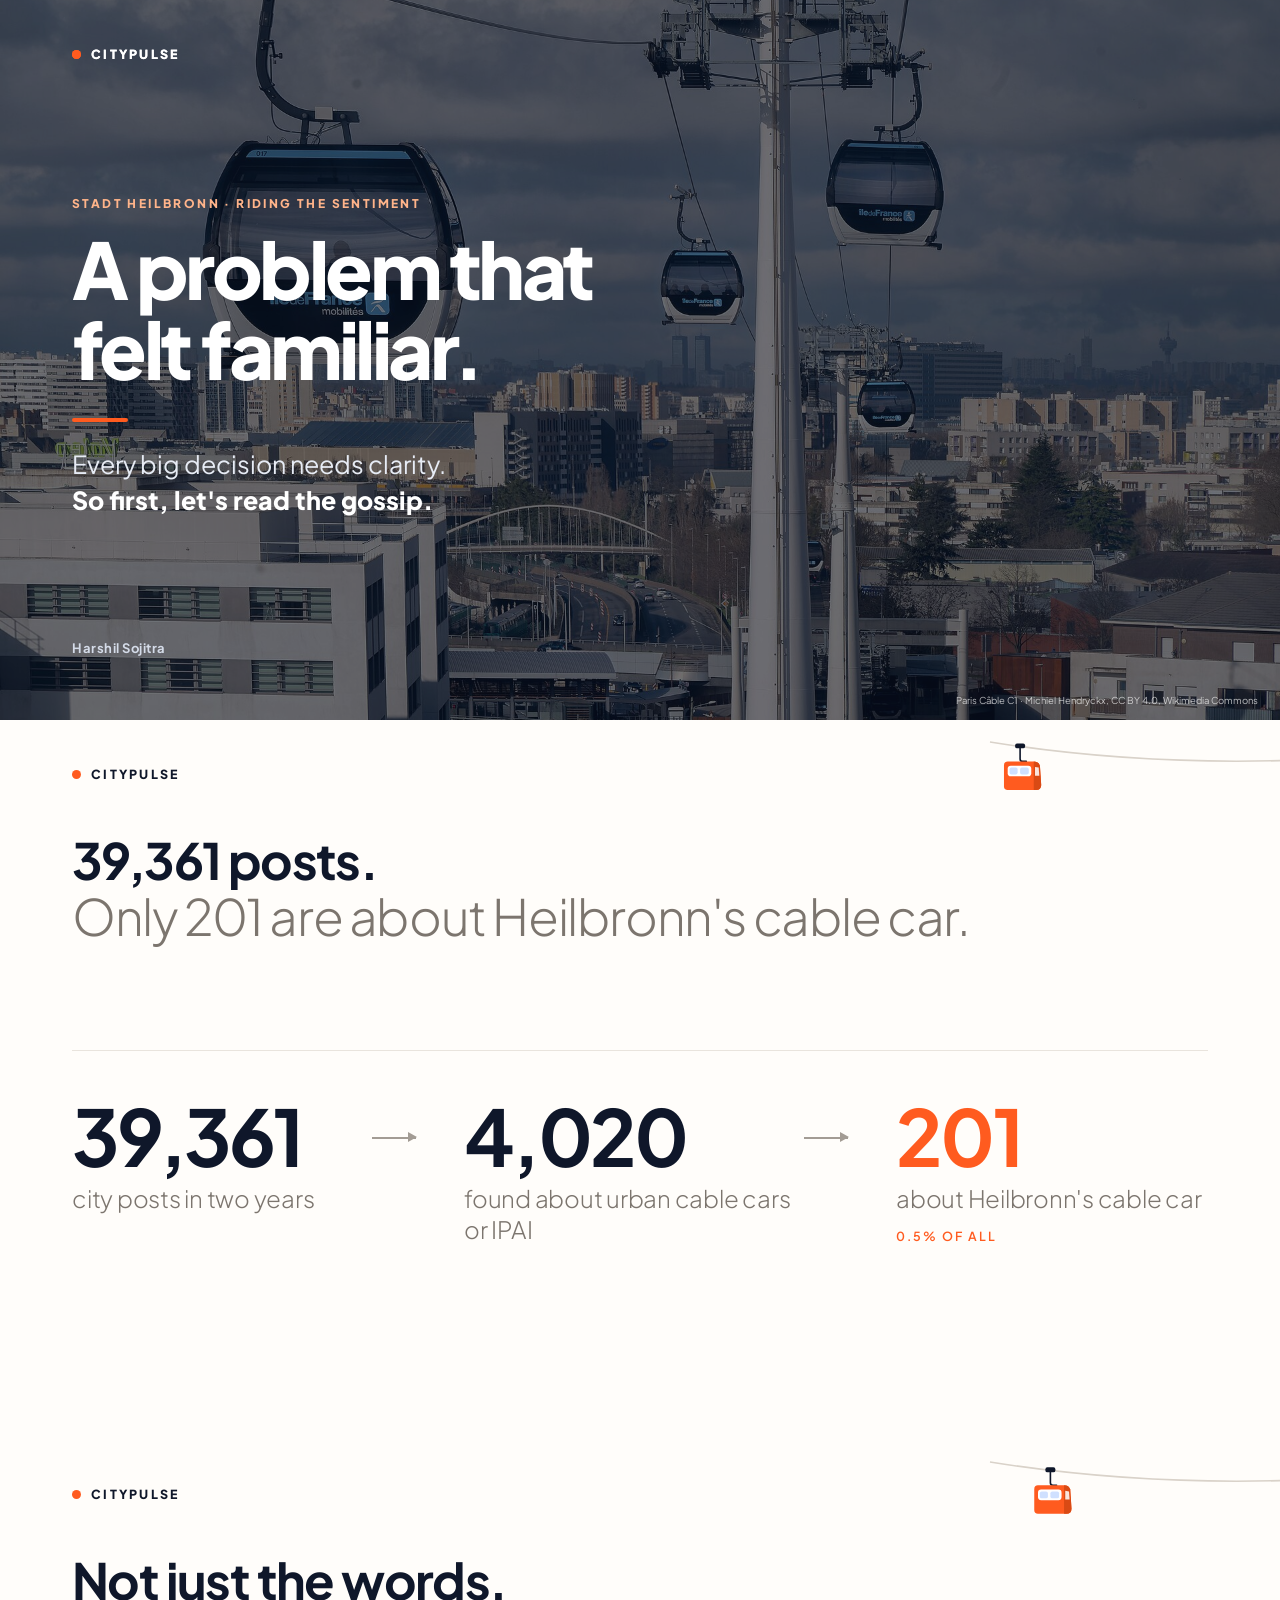
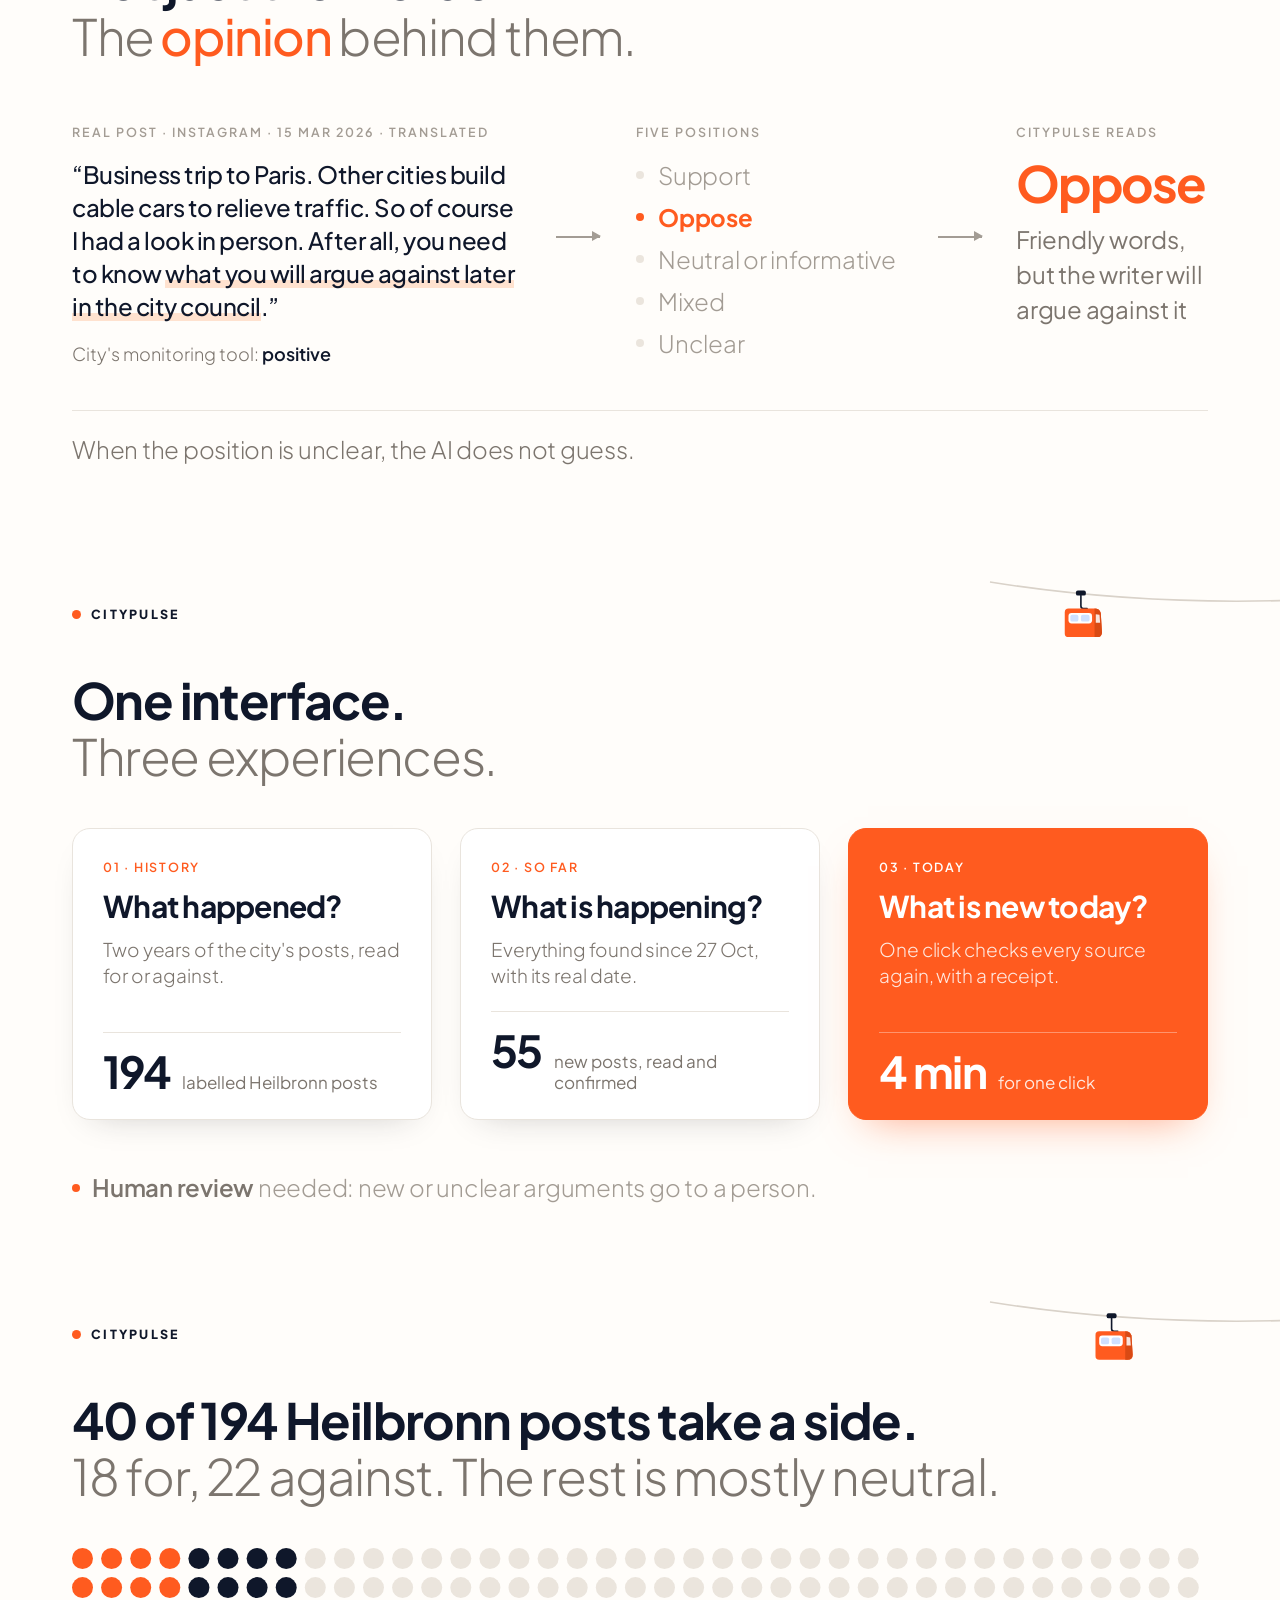
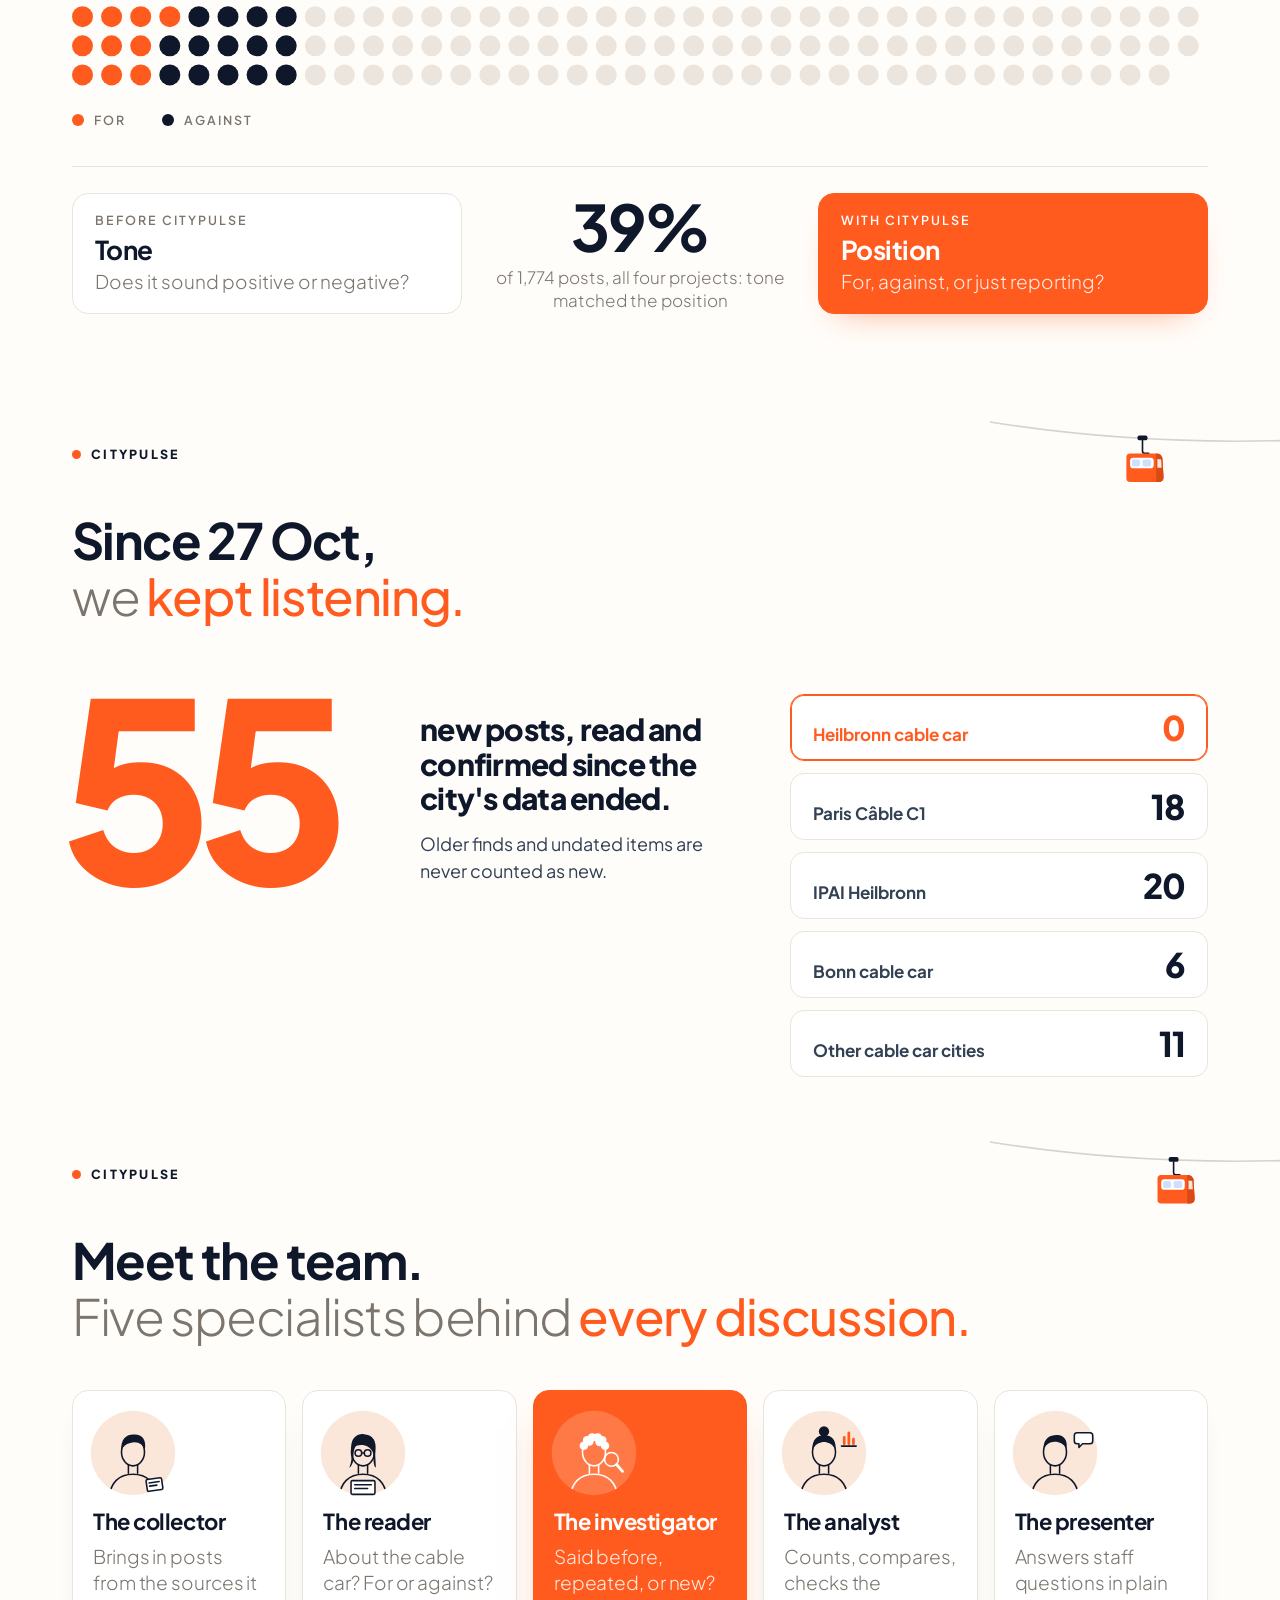
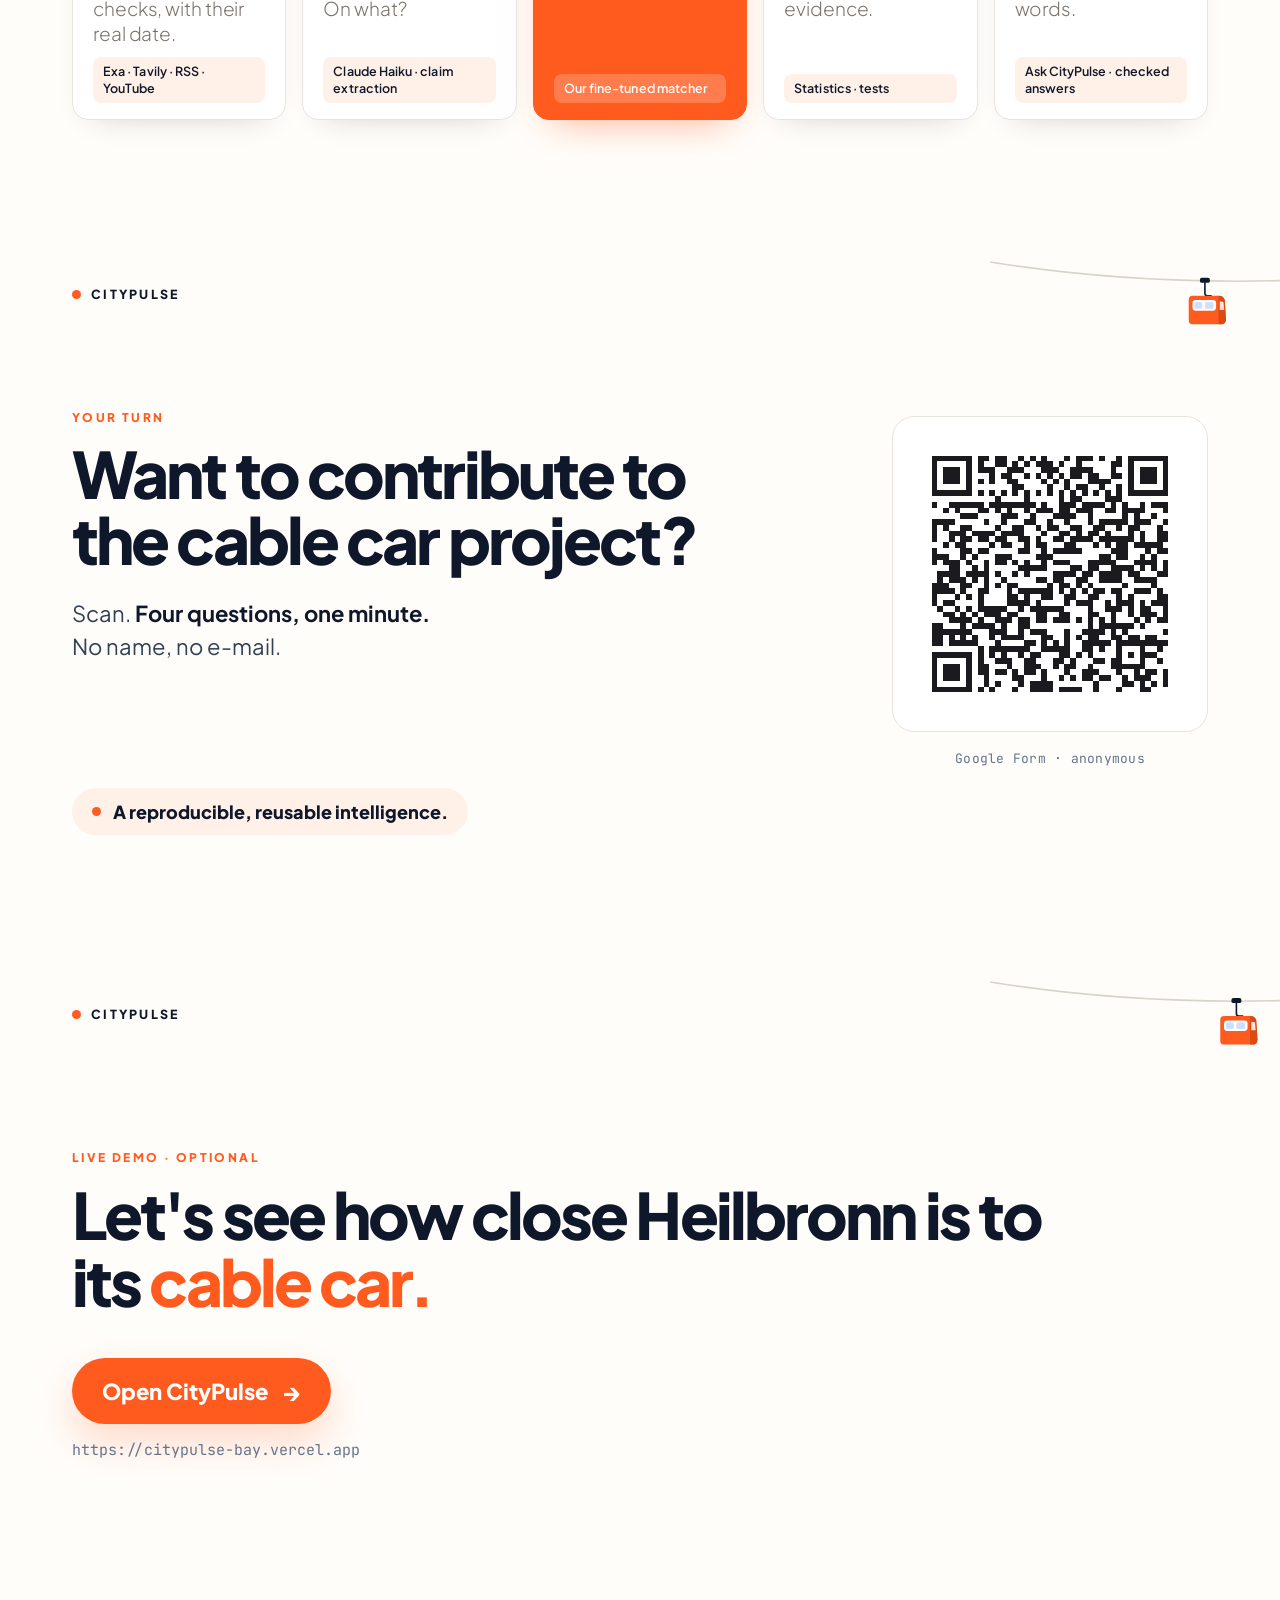
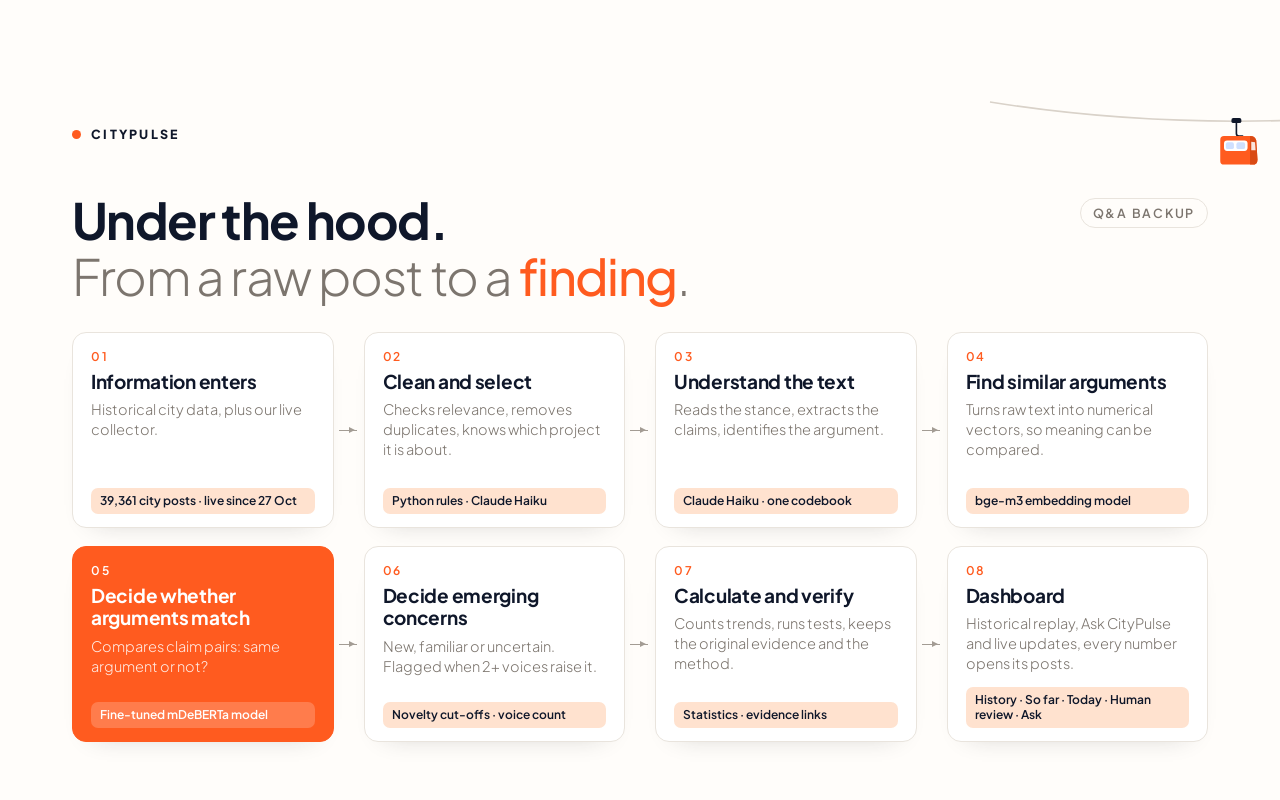
<file: deck/deck.html>
<!doctype html><html lang="en"><head><meta charset="utf-8"><title>CityPulse pitch deck</title>
<link href="https://fonts.googleapis.com/css2?family=Plus+Jakarta+Sans:wght@300;400;500;600;700;800&family=JetBrains+Mono:wght@400;500&display=block" rel="stylesheet">
<link rel="stylesheet" href="deck.css"></head><body><section class="slide s1">
<div class="mark"><i></i>CITYPULSE</div>
<div class="photo" style="background-image:url('assets/paris_c1_cabins.jpg')"></div><div class="shade"></div><div class="mark"><i></i>CITYPULSE</div>
<div class="hero">
  <div class="kick">STADT HEILBRONN · RIDING THE SENTIMENT</div>
  <h1>A problem that<br>felt familiar.</h1>
  <div class="rule"></div>
  <p>Every big decision needs clarity.<br><b>So first, let's read the gossip.</b></p>
</div>
<div class="names">Harshil Sojitra</div>
<div class="credit">Paris Câble C1 · Michiel Hendryckx, CC BY 4.0, Wikimedia Commons</div>
</section>
<section class="slide ">
<svg class="corner" width="1280" height="720" viewBox="0 0 1280 720">
  <path d="M990,22 Q1140,46 1300,40" stroke="#d9d2c9" stroke-width="1.6" fill="none"/>
  <g transform="translate(1020.1,26.5) scale(.62)">
  <rect x="-8" y="-5" width="16" height="8" rx="3" fill="#0f172a"/>
  <path d="M0,3 L0,20 Q0,24 4,24 L10,24" stroke="#0f172a" stroke-width="2.6" fill="none" stroke-linecap="round"/>
  <path d="M-26,30 Q-26,24 -20,24 L22,24 Q30,24 32,31 L34,62 Q34,70 26,70 L-20,70 Q-26,70 -26,64 Z" fill="#ff5b1f"/>
  <path d="M22,24 Q30,24 32,31 L34,62 Q34,70 26,70 L22,70 Z" fill="#d94a14"/>
  <rect x="-20" y="31" width="38" height="17" rx="5" fill="#fff"/>
  <rect x="-17" y="34" width="13" height="11" rx="3" fill="#cfe0ff"/>
  <rect x="0" y="34" width="14" height="11" rx="3" fill="#cfe0ff"/>
  <path d="M24,33 L30,34 L31,47 L24,47 Z" fill="#fff" opacity=".85"/>
</g>
</svg><div class="mark"><i></i>CITYPULSE</div>
<h2>39,361 posts.<br><span class="lt">Only 201 are about Heilbronn's cable car.</span></h2>
<div class="fun2">
  <div><b>39,361</b><p>city posts in two years</p></div><div class="arr"></div>
  <div><b>4,020</b><p>found about urban cable cars or IPAI</p></div><div class="arr"></div>
  <div class="me"><b>201</b><p>about Heilbronn's cable car</p><span class="lab">0.5% of all</span></div>
</div>
</section>
<section class="slide ">
<svg class="corner" width="1280" height="720" viewBox="0 0 1280 720">
  <path d="M990,22 Q1140,46 1300,40" stroke="#d9d2c9" stroke-width="1.6" fill="none"/>
  <g transform="translate(1050.4,30.4) scale(.62)">
  <rect x="-8" y="-5" width="16" height="8" rx="3" fill="#0f172a"/>
  <path d="M0,3 L0,20 Q0,24 4,24 L10,24" stroke="#0f172a" stroke-width="2.6" fill="none" stroke-linecap="round"/>
  <path d="M-26,30 Q-26,24 -20,24 L22,24 Q30,24 32,31 L34,62 Q34,70 26,70 L-20,70 Q-26,70 -26,64 Z" fill="#ff5b1f"/>
  <path d="M22,24 Q30,24 32,31 L34,62 Q34,70 26,70 L22,70 Z" fill="#d94a14"/>
  <rect x="-20" y="31" width="38" height="17" rx="5" fill="#fff"/>
  <rect x="-17" y="34" width="13" height="11" rx="3" fill="#cfe0ff"/>
  <rect x="0" y="34" width="14" height="11" rx="3" fill="#cfe0ff"/>
  <path d="M24,33 L30,34 L31,47 L24,47 Z" fill="#fff" opacity=".85"/>
</g>
</svg><div class="mark"><i></i>CITYPULSE</div>
<h2>Not just the words.<br><span class="lt">The <em>opinion</em> behind them.</span></h2>
<div class="cmt3"><div class="lab">Real post · Instagram · 15 Mar 2026 · translated</div>
  <p>“Business trip to Paris. Other cities build cable cars to relieve traffic. So of course I had a look in person. After all, you need to know <u>what you will argue against later in the city council</u>.”</p>
  <div class="tool3">City's monitoring tool: <b>positive</b></div></div>
<div class="arr a3a"></div>
<div class="pos3"><div class="lab">Five positions</div><ul><li class="">Support</li><li class="on">Oppose</li><li class="">Neutral or informative</li><li class="">Mixed</li><li class="">Unclear</li></ul></div>
<div class="arr a3b"></div>
<div class="res3"><div class="lab">CityPulse reads</div><div class="v">Oppose</div><div class="ll">Friendly words, but the writer will argue against it</div></div>
<div class="doubt3">When the position is unclear, the AI does not guess.</div>
</section>
<section class="slide ">
<svg class="corner" width="1280" height="720" viewBox="0 0 1280 720">
  <path d="M990,22 Q1140,46 1300,40" stroke="#d9d2c9" stroke-width="1.6" fill="none"/>
  <g transform="translate(1080.9,33.7) scale(.62)">
  <rect x="-8" y="-5" width="16" height="8" rx="3" fill="#0f172a"/>
  <path d="M0,3 L0,20 Q0,24 4,24 L10,24" stroke="#0f172a" stroke-width="2.6" fill="none" stroke-linecap="round"/>
  <path d="M-26,30 Q-26,24 -20,24 L22,24 Q30,24 32,31 L34,62 Q34,70 26,70 L-20,70 Q-26,70 -26,64 Z" fill="#ff5b1f"/>
  <path d="M22,24 Q30,24 32,31 L34,62 Q34,70 26,70 L22,70 Z" fill="#d94a14"/>
  <rect x="-20" y="31" width="38" height="17" rx="5" fill="#fff"/>
  <rect x="-17" y="34" width="13" height="11" rx="3" fill="#cfe0ff"/>
  <rect x="0" y="34" width="14" height="11" rx="3" fill="#cfe0ff"/>
  <path d="M24,33 L30,34 L31,47 L24,47 Z" fill="#fff" opacity=".85"/>
</g>
</svg><div class="mark"><i></i>CITYPULSE</div>
<h2>One interface.<br><span class="lt">Three experiences.</span></h2>
<div class="cards4">
  <div class="c"><div class="k">01 · History</div><div class="q">What happened?</div><p>Two years of the city's posts, read for or against.</p><div class="n"><b>194</b><span>labelled Heilbronn posts</span></div></div>
  <div class="c"><div class="k">02 · So far</div><div class="q">What is happening?</div><p>Everything found since 27 Oct, with its real date.</p><div class="n"><b>55</b><span>new posts, read and confirmed</span></div></div>
  <div class="c on"><div class="k">03 · Today</div><div class="q">What is new today?</div><p>One click checks every source again, with a receipt.</p><div class="n"><b>4 min</b><span>for one click</span></div></div>
</div>
<div class="quiet4"><i></i><span><b>Human review</b> needed: new or unclear arguments go to a person.</span></div>
</section>
<section class="slide ">
<svg class="corner" width="1280" height="720" viewBox="0 0 1280 720">
  <path d="M990,22 Q1140,46 1300,40" stroke="#d9d2c9" stroke-width="1.6" fill="none"/>
  <g transform="translate(1111.6,36.4) scale(.62)">
  <rect x="-8" y="-5" width="16" height="8" rx="3" fill="#0f172a"/>
  <path d="M0,3 L0,20 Q0,24 4,24 L10,24" stroke="#0f172a" stroke-width="2.6" fill="none" stroke-linecap="round"/>
  <path d="M-26,30 Q-26,24 -20,24 L22,24 Q30,24 32,31 L34,62 Q34,70 26,70 L-20,70 Q-26,70 -26,64 Z" fill="#ff5b1f"/>
  <path d="M22,24 Q30,24 32,31 L34,62 Q34,70 26,70 L22,70 Z" fill="#d94a14"/>
  <rect x="-20" y="31" width="38" height="17" rx="5" fill="#fff"/>
  <rect x="-17" y="34" width="13" height="11" rx="3" fill="#cfe0ff"/>
  <rect x="0" y="34" width="14" height="11" rx="3" fill="#cfe0ff"/>
  <path d="M24,33 L30,34 L31,47 L24,47 Z" fill="#fff" opacity=".85"/>
</g>
</svg><div class="mark"><i></i>CITYPULSE</div>
<h2>40 of 194 Heilbronn posts take a side.<br><span class="lt">18 for, 22 against. The rest is mostly neutral.</span></h2>
<svg class="dots5" width="1136" height="138" viewBox="0 0 1136 138"><circle cx="10.5" cy="10.5" r="10.5" class="f"/><circle cx="10.5" cy="39.6" r="10.5" class="f"/><circle cx="10.5" cy="68.7" r="10.5" class="f"/><circle cx="10.5" cy="97.8" r="10.5" class="f"/><circle cx="10.5" cy="126.9" r="10.5" class="f"/><circle cx="39.6" cy="10.5" r="10.5" class="f"/><circle cx="39.6" cy="39.6" r="10.5" class="f"/><circle cx="39.6" cy="68.7" r="10.5" class="f"/><circle cx="39.6" cy="97.8" r="10.5" class="f"/><circle cx="39.6" cy="126.9" r="10.5" class="f"/><circle cx="68.7" cy="10.5" r="10.5" class="f"/><circle cx="68.7" cy="39.6" r="10.5" class="f"/><circle cx="68.7" cy="68.7" r="10.5" class="f"/><circle cx="68.7" cy="97.8" r="10.5" class="f"/><circle cx="68.7" cy="126.9" r="10.5" class="f"/><circle cx="97.8" cy="10.5" r="10.5" class="f"/><circle cx="97.8" cy="39.6" r="10.5" class="f"/><circle cx="97.8" cy="68.7" r="10.5" class="f"/><circle cx="97.8" cy="97.8" r="10.5" class="a"/><circle cx="97.8" cy="126.9" r="10.5" class="a"/><circle cx="126.9" cy="10.5" r="10.5" class="a"/><circle cx="126.9" cy="39.6" r="10.5" class="a"/><circle cx="126.9" cy="68.7" r="10.5" class="a"/><circle cx="126.9" cy="97.8" r="10.5" class="a"/><circle cx="126.9" cy="126.9" r="10.5" class="a"/><circle cx="156.0" cy="10.5" r="10.5" class="a"/><circle cx="156.0" cy="39.6" r="10.5" class="a"/><circle cx="156.0" cy="68.7" r="10.5" class="a"/><circle cx="156.0" cy="97.8" r="10.5" class="a"/><circle cx="156.0" cy="126.9" r="10.5" class="a"/><circle cx="185.1" cy="10.5" r="10.5" class="a"/><circle cx="185.1" cy="39.6" r="10.5" class="a"/><circle cx="185.1" cy="68.7" r="10.5" class="a"/><circle cx="185.1" cy="97.8" r="10.5" class="a"/><circle cx="185.1" cy="126.9" r="10.5" class="a"/><circle cx="214.2" cy="10.5" r="10.5" class="a"/><circle cx="214.2" cy="39.6" r="10.5" class="a"/><circle cx="214.2" cy="68.7" r="10.5" class="a"/><circle cx="214.2" cy="97.8" r="10.5" class="a"/><circle cx="214.2" cy="126.9" r="10.5" class="a"/><circle cx="243.3" cy="10.5" r="10.5" class=""/><circle cx="243.3" cy="39.6" r="10.5" class=""/><circle cx="243.3" cy="68.7" r="10.5" class=""/><circle cx="243.3" cy="97.8" r="10.5" class=""/><circle cx="243.3" cy="126.9" r="10.5" class=""/><circle cx="272.4" cy="10.5" r="10.5" class=""/><circle cx="272.4" cy="39.6" r="10.5" class=""/><circle cx="272.4" cy="68.7" r="10.5" class=""/><circle cx="272.4" cy="97.8" r="10.5" class=""/><circle cx="272.4" cy="126.9" r="10.5" class=""/><circle cx="301.5" cy="10.5" r="10.5" class=""/><circle cx="301.5" cy="39.6" r="10.5" class=""/><circle cx="301.5" cy="68.7" r="10.5" class=""/><circle cx="301.5" cy="97.8" r="10.5" class=""/><circle cx="301.5" cy="126.9" r="10.5" class=""/><circle cx="330.6" cy="10.5" r="10.5" class=""/><circle cx="330.6" cy="39.6" r="10.5" class=""/><circle cx="330.6" cy="68.7" r="10.5" class=""/><circle cx="330.6" cy="97.8" r="10.5" class=""/><circle cx="330.6" cy="126.9" r="10.5" class=""/><circle cx="359.7" cy="10.5" r="10.5" class=""/><circle cx="359.7" cy="39.6" r="10.5" class=""/><circle cx="359.7" cy="68.7" r="10.5" class=""/><circle cx="359.7" cy="97.8" r="10.5" class=""/><circle cx="359.7" cy="126.9" r="10.5" class=""/><circle cx="388.8" cy="10.5" r="10.5" class=""/><circle cx="388.8" cy="39.6" r="10.5" class=""/><circle cx="388.8" cy="68.7" r="10.5" class=""/><circle cx="388.8" cy="97.8" r="10.5" class=""/><circle cx="388.8" cy="126.9" r="10.5" class=""/><circle cx="417.9" cy="10.5" r="10.5" class=""/><circle cx="417.9" cy="39.6" r="10.5" class=""/><circle cx="417.9" cy="68.7" r="10.5" class=""/><circle cx="417.9" cy="97.8" r="10.5" class=""/><circle cx="417.9" cy="126.9" r="10.5" class=""/><circle cx="447.0" cy="10.5" r="10.5" class=""/><circle cx="447.0" cy="39.6" r="10.5" class=""/><circle cx="447.0" cy="68.7" r="10.5" class=""/><circle cx="447.0" cy="97.8" r="10.5" class=""/><circle cx="447.0" cy="126.9" r="10.5" class=""/><circle cx="476.1" cy="10.5" r="10.5" class=""/><circle cx="476.1" cy="39.6" r="10.5" class=""/><circle cx="476.1" cy="68.7" r="10.5" class=""/><circle cx="476.1" cy="97.8" r="10.5" class=""/><circle cx="476.1" cy="126.9" r="10.5" class=""/><circle cx="505.2" cy="10.5" r="10.5" class=""/><circle cx="505.2" cy="39.6" r="10.5" class=""/><circle cx="505.2" cy="68.7" r="10.5" class=""/><circle cx="505.2" cy="97.8" r="10.5" class=""/><circle cx="505.2" cy="126.9" r="10.5" class=""/><circle cx="534.3" cy="10.5" r="10.5" class=""/><circle cx="534.3" cy="39.6" r="10.5" class=""/><circle cx="534.3" cy="68.7" r="10.5" class=""/><circle cx="534.3" cy="97.8" r="10.5" class=""/><circle cx="534.3" cy="126.9" r="10.5" class=""/><circle cx="563.4" cy="10.5" r="10.5" class=""/><circle cx="563.4" cy="39.6" r="10.5" class=""/><circle cx="563.4" cy="68.7" r="10.5" class=""/><circle cx="563.4" cy="97.8" r="10.5" class=""/><circle cx="563.4" cy="126.9" r="10.5" class=""/><circle cx="592.5" cy="10.5" r="10.5" class=""/><circle cx="592.5" cy="39.6" r="10.5" class=""/><circle cx="592.5" cy="68.7" r="10.5" class=""/><circle cx="592.5" cy="97.8" r="10.5" class=""/><circle cx="592.5" cy="126.9" r="10.5" class=""/><circle cx="621.6" cy="10.5" r="10.5" class=""/><circle cx="621.6" cy="39.6" r="10.5" class=""/><circle cx="621.6" cy="68.7" r="10.5" class=""/><circle cx="621.6" cy="97.8" r="10.5" class=""/><circle cx="621.6" cy="126.9" r="10.5" class=""/><circle cx="650.7" cy="10.5" r="10.5" class=""/><circle cx="650.7" cy="39.6" r="10.5" class=""/><circle cx="650.7" cy="68.7" r="10.5" class=""/><circle cx="650.7" cy="97.8" r="10.5" class=""/><circle cx="650.7" cy="126.9" r="10.5" class=""/><circle cx="679.8" cy="10.5" r="10.5" class=""/><circle cx="679.8" cy="39.6" r="10.5" class=""/><circle cx="679.8" cy="68.7" r="10.5" class=""/><circle cx="679.8" cy="97.8" r="10.5" class=""/><circle cx="679.8" cy="126.9" r="10.5" class=""/><circle cx="708.9" cy="10.5" r="10.5" class=""/><circle cx="708.9" cy="39.6" r="10.5" class=""/><circle cx="708.9" cy="68.7" r="10.5" class=""/><circle cx="708.9" cy="97.8" r="10.5" class=""/><circle cx="708.9" cy="126.9" r="10.5" class=""/><circle cx="738.0" cy="10.5" r="10.5" class=""/><circle cx="738.0" cy="39.6" r="10.5" class=""/><circle cx="738.0" cy="68.7" r="10.5" class=""/><circle cx="738.0" cy="97.8" r="10.5" class=""/><circle cx="738.0" cy="126.9" r="10.5" class=""/><circle cx="767.1" cy="10.5" r="10.5" class=""/><circle cx="767.1" cy="39.6" r="10.5" class=""/><circle cx="767.1" cy="68.7" r="10.5" class=""/><circle cx="767.1" cy="97.8" r="10.5" class=""/><circle cx="767.1" cy="126.9" r="10.5" class=""/><circle cx="796.2" cy="10.5" r="10.5" class=""/><circle cx="796.2" cy="39.6" r="10.5" class=""/><circle cx="796.2" cy="68.7" r="10.5" class=""/><circle cx="796.2" cy="97.8" r="10.5" class=""/><circle cx="796.2" cy="126.9" r="10.5" class=""/><circle cx="825.3" cy="10.5" r="10.5" class=""/><circle cx="825.3" cy="39.6" r="10.5" class=""/><circle cx="825.3" cy="68.7" r="10.5" class=""/><circle cx="825.3" cy="97.8" r="10.5" class=""/><circle cx="825.3" cy="126.9" r="10.5" class=""/><circle cx="854.4" cy="10.5" r="10.5" class=""/><circle cx="854.4" cy="39.6" r="10.5" class=""/><circle cx="854.4" cy="68.7" r="10.5" class=""/><circle cx="854.4" cy="97.8" r="10.5" class=""/><circle cx="854.4" cy="126.9" r="10.5" class=""/><circle cx="883.5" cy="10.5" r="10.5" class=""/><circle cx="883.5" cy="39.6" r="10.5" class=""/><circle cx="883.5" cy="68.7" r="10.5" class=""/><circle cx="883.5" cy="97.8" r="10.5" class=""/><circle cx="883.5" cy="126.9" r="10.5" class=""/><circle cx="912.6" cy="10.5" r="10.5" class=""/><circle cx="912.6" cy="39.6" r="10.5" class=""/><circle cx="912.6" cy="68.7" r="10.5" class=""/><circle cx="912.6" cy="97.8" r="10.5" class=""/><circle cx="912.6" cy="126.9" r="10.5" class=""/><circle cx="941.7" cy="10.5" r="10.5" class=""/><circle cx="941.7" cy="39.6" r="10.5" class=""/><circle cx="941.7" cy="68.7" r="10.5" class=""/><circle cx="941.7" cy="97.8" r="10.5" class=""/><circle cx="941.7" cy="126.9" r="10.5" class=""/><circle cx="970.8" cy="10.5" r="10.5" class=""/><circle cx="970.8" cy="39.6" r="10.5" class=""/><circle cx="970.8" cy="68.7" r="10.5" class=""/><circle cx="970.8" cy="97.8" r="10.5" class=""/><circle cx="970.8" cy="126.9" r="10.5" class=""/><circle cx="999.9" cy="10.5" r="10.5" class=""/><circle cx="999.9" cy="39.6" r="10.5" class=""/><circle cx="999.9" cy="68.7" r="10.5" class=""/><circle cx="999.9" cy="97.8" r="10.5" class=""/><circle cx="999.9" cy="126.9" r="10.5" class=""/><circle cx="1029.0" cy="10.5" r="10.5" class=""/><circle cx="1029.0" cy="39.6" r="10.5" class=""/><circle cx="1029.0" cy="68.7" r="10.5" class=""/><circle cx="1029.0" cy="97.8" r="10.5" class=""/><circle cx="1029.0" cy="126.9" r="10.5" class=""/><circle cx="1058.1" cy="10.5" r="10.5" class=""/><circle cx="1058.1" cy="39.6" r="10.5" class=""/><circle cx="1058.1" cy="68.7" r="10.5" class=""/><circle cx="1058.1" cy="97.8" r="10.5" class=""/><circle cx="1058.1" cy="126.9" r="10.5" class=""/><circle cx="1087.2" cy="10.5" r="10.5" class=""/><circle cx="1087.2" cy="39.6" r="10.5" class=""/><circle cx="1087.2" cy="68.7" r="10.5" class=""/><circle cx="1087.2" cy="97.8" r="10.5" class=""/><circle cx="1087.2" cy="126.9" r="10.5" class=""/><circle cx="1116.3" cy="10.5" r="10.5" class=""/><circle cx="1116.3" cy="39.6" r="10.5" class=""/><circle cx="1116.3" cy="68.7" r="10.5" class=""/><circle cx="1116.3" cy="97.8" r="10.5" class=""/></svg>
<div class="key5"><span><i class="f"></i>For</span><span><i class="a"></i>Against</span></div>
<div class="ba5">
  <div class="side"><div class="lab">Before CityPulse</div><h3>Tone</h3><p>Does it sound positive or negative?</p></div><!-- same length as the right box -->
  <div class="mid"><b>39%</b><p>of 1,774 posts, all four projects: tone matched the position</p></div>
  <div class="side on"><div class="lab">With CityPulse</div><h3>Position</h3><p>For, against, or just reporting?</p></div>
</div>
</section>
<section class="slide ">
<svg class="corner" width="1280" height="720" viewBox="0 0 1280 720">
  <path d="M990,22 Q1140,46 1300,40" stroke="#d9d2c9" stroke-width="1.6" fill="none"/>
  <g transform="translate(1142.5,38.5) scale(.62)">
  <rect x="-8" y="-5" width="16" height="8" rx="3" fill="#0f172a"/>
  <path d="M0,3 L0,20 Q0,24 4,24 L10,24" stroke="#0f172a" stroke-width="2.6" fill="none" stroke-linecap="round"/>
  <path d="M-26,30 Q-26,24 -20,24 L22,24 Q30,24 32,31 L34,62 Q34,70 26,70 L-20,70 Q-26,70 -26,64 Z" fill="#ff5b1f"/>
  <path d="M22,24 Q30,24 32,31 L34,62 Q34,70 26,70 L22,70 Z" fill="#d94a14"/>
  <rect x="-20" y="31" width="38" height="17" rx="5" fill="#fff"/>
  <rect x="-17" y="34" width="13" height="11" rx="3" fill="#cfe0ff"/>
  <rect x="0" y="34" width="14" height="11" rx="3" fill="#cfe0ff"/>
  <path d="M24,33 L30,34 L31,47 L24,47 Z" fill="#fff" opacity=".85"/>
</g>
</svg><div class="mark"><i></i>CITYPULSE</div>
<h2>Since 27 Oct,<br><span class="lt">we <em>kept listening.</em></span></h2>
<div class="s6">
<div class="big3 two">55</div>
<div class="t6 two"><h4>new posts, read and confirmed since the city's data ended.</h4><p>Older finds and undated items are never counted as new.</p></div>
<div class="others five">
  <div class="me"><span>Heilbronn cable car</span><b>0</b></div>
  <div><span>Paris Câble C1</span><b>18</b></div>
  <div><span>IPAI Heilbronn</span><b>20</b></div>
  <div><span>Bonn cable car</span><b>6</b></div>
  <div><span>Other cable car cities</span><b>11</b></div>
</div></div>
</section>
<section class="slide ">
<svg class="corner" width="1280" height="720" viewBox="0 0 1280 720">
  <path d="M990,22 Q1140,46 1300,40" stroke="#d9d2c9" stroke-width="1.6" fill="none"/>
  <g transform="translate(1173.6,40.0) scale(.62)">
  <rect x="-8" y="-5" width="16" height="8" rx="3" fill="#0f172a"/>
  <path d="M0,3 L0,20 Q0,24 4,24 L10,24" stroke="#0f172a" stroke-width="2.6" fill="none" stroke-linecap="round"/>
  <path d="M-26,30 Q-26,24 -20,24 L22,24 Q30,24 32,31 L34,62 Q34,70 26,70 L-20,70 Q-26,70 -26,64 Z" fill="#ff5b1f"/>
  <path d="M22,24 Q30,24 32,31 L34,62 Q34,70 26,70 L22,70 Z" fill="#d94a14"/>
  <rect x="-20" y="31" width="38" height="17" rx="5" fill="#fff"/>
  <rect x="-17" y="34" width="13" height="11" rx="3" fill="#cfe0ff"/>
  <rect x="0" y="34" width="14" height="11" rx="3" fill="#cfe0ff"/>
  <path d="M24,33 L30,34 L31,47 L24,47 Z" fill="#fff" opacity=".85"/>
</g>
</svg><div class="mark"><i></i>CITYPULSE</div>
<h2>Meet the team.<br><span class="lt">Five specialists behind <em>every discussion.</em></span></h2>
<div class="team7"><div class="c"><svg class="av" width="92" height="92" viewBox="0 0 100 100"><defs><clipPath id="cp-collect"><circle cx="50" cy="50" r="46"/></clipPath></defs>
  <circle cx="50" cy="50" r="46" fill="#fbe7da"/>
  <g clip-path="url(#cp-collect)"><path d="M24,100 C25,82 35,73 50,73 C65,73 75,82 76,100" fill="none" stroke="#0f172a" stroke-width="1.7" stroke-linecap="round" stroke-linejoin="round"/><path d="M45,63 L45,72 M55,63 L55,72" fill="none" stroke="#0f172a" stroke-width="1.7" stroke-linecap="round" stroke-linejoin="round"/><ellipse cx="50" cy="49" rx="12.5" ry="15" fill="none" stroke="#0f172a" stroke-width="1.7" stroke-linecap="round" stroke-linejoin="round"/><path d="M37.5,47 C36,33 45,29 52,30 C60,30 65,36 62.8,47 C61,40 55,37 47,39 C42,40 39,43 37.5,47 Z" fill="#0f172a"/></g><g transform="translate(64,79) rotate(-8)"><rect x="0" y="0" width="17" height="13" rx="1.5" fill="#fff" fill="none" stroke="#0f172a" stroke-width="1.7" stroke-linecap="round" stroke-linejoin="round"/><path d="M3,4 h11 M3,7.5 h8" fill="none" stroke="#0f172a" stroke-width="1.7" stroke-linecap="round" stroke-linejoin="round"/></g>
</svg><h3>The collector</h3><p>Brings in posts from the sources it checks, with their real date.</p><div class="m">Exa · Tavily · RSS · YouTube</div></div><div class="c"><svg class="av" width="92" height="92" viewBox="0 0 100 100"><defs><clipPath id="cp-read"><circle cx="50" cy="50" r="46"/></clipPath></defs>
  <circle cx="50" cy="50" r="46" fill="#fbe7da"/>
  <g clip-path="url(#cp-read)"><path d="M24,100 C25,82 35,73 50,73 C65,73 75,82 76,100" fill="none" stroke="#0f172a" stroke-width="1.7" stroke-linecap="round" stroke-linejoin="round"/><path d="M45,63 L45,72 M55,63 L55,72" fill="none" stroke="#0f172a" stroke-width="1.7" stroke-linecap="round" stroke-linejoin="round"/><ellipse cx="50" cy="49" rx="12.5" ry="15" fill="none" stroke="#0f172a" stroke-width="1.7" stroke-linecap="round" stroke-linejoin="round"/><path d="M37.6,50 C35,32 45,29 51,29.5 C59,30 66,35 63.2,50 L64,66 C61,64 61.5,56 61,50 C58,42 50,40 43,42 C40,44 39.5,50 39.8,56 C39,62 37,65 35,66 C37.5,61 37.8,55 37.6,50 Z" fill="#0f172a"/></g><circle cx="45" cy="50" r="3.6" fill="none" stroke="#0f172a" stroke-width="1.7" stroke-linecap="round" stroke-linejoin="round"/><circle cx="55" cy="50" r="3.6" fill="none" stroke="#0f172a" stroke-width="1.7" stroke-linecap="round" stroke-linejoin="round"/><path d="M48.6,50 h2.8" fill="none" stroke="#0f172a" stroke-width="1.7" stroke-linecap="round" stroke-linejoin="round"/><g transform="translate(37,80)"><rect x="0" y="0" width="26" height="15" rx="1.5" fill="#fff" fill="none" stroke="#0f172a" stroke-width="1.7" stroke-linecap="round" stroke-linejoin="round"/><path d="M4,4.5 h18 M4,8.5 h14" fill="none" stroke="#0f172a" stroke-width="1.7" stroke-linecap="round" stroke-linejoin="round"/></g>
</svg><h3>The reader</h3><p>About the cable car? For or against? On what?</p><div class="m">Claude Haiku · claim extraction</div></div><div class="c on"><svg class="av" width="92" height="92" viewBox="0 0 100 100"><defs><clipPath id="cp-investigate"><circle cx="50" cy="50" r="46"/></clipPath></defs>
  <circle cx="50" cy="50" r="46" fill="rgba(255,255,255,.18)"/>
  <g clip-path="url(#cp-investigate)"><path d="M24,100 C25,82 35,73 50,73 C65,73 75,82 76,100" fill="none" stroke="#fff" stroke-width="1.7" stroke-linecap="round" stroke-linejoin="round"/><path d="M45,63 L45,72 M55,63 L55,72" fill="none" stroke="#fff" stroke-width="1.7" stroke-linecap="round" stroke-linejoin="round"/><ellipse cx="50" cy="49" rx="12.5" ry="15" fill="none" stroke="#fff" stroke-width="1.7" stroke-linecap="round" stroke-linejoin="round"/><circle cx="39" cy="42" r="4.6" fill="#fff"/><circle cx="42.5" cy="36" r="4.6" fill="#fff"/><circle cx="48" cy="33" r="4.6" fill="#fff"/><circle cx="54" cy="33" r="4.6" fill="#fff"/><circle cx="59" cy="36" r="4.6" fill="#fff"/><circle cx="62" cy="42" r="4.6" fill="#fff"/><circle cx="45" cy="37.5" r="4.6" fill="#fff"/><circle cx="56" cy="38" r="4.6" fill="#fff"/></g><circle cx="69" cy="57" r="7.5" fill="rgba(255,255,255,.0)" fill="none" stroke="#fff" stroke-width="1.7" stroke-linecap="round" stroke-linejoin="round"/><path d="M74.5,62.5 L81,70" stroke="#fff" stroke-width="3" stroke-linecap="round"/>
</svg><h3>The investigator</h3><p>Said before, repeated, or new?</p><div class="m">Our fine-tuned matcher</div></div><div class="c"><svg class="av" width="92" height="92" viewBox="0 0 100 100"><defs><clipPath id="cp-analyse"><circle cx="50" cy="50" r="46"/></clipPath></defs>
  <circle cx="50" cy="50" r="46" fill="#fbe7da"/>
  <g clip-path="url(#cp-analyse)"><path d="M24,100 C25,82 35,73 50,73 C65,73 75,82 76,100" fill="none" stroke="#0f172a" stroke-width="1.7" stroke-linecap="round" stroke-linejoin="round"/><path d="M45,63 L45,72 M55,63 L55,72" fill="none" stroke="#0f172a" stroke-width="1.7" stroke-linecap="round" stroke-linejoin="round"/><ellipse cx="50" cy="49" rx="12.5" ry="15" fill="none" stroke="#0f172a" stroke-width="1.7" stroke-linecap="round" stroke-linejoin="round"/><path d="M37.6,47 C36.5,34 45,30.5 50,30.5 C56,30.5 64,34 62.5,47 C60,40 54,38 50,38 C46,38 40,40 37.6,47 Z" fill="#0f172a"/><circle cx="50" cy="26.5" r="5.6" fill="#0f172a"/></g><path d="M72,40 v-7 M77,40 v-12 M82,40 v-5" stroke="#ff5b1f" stroke-width="3" stroke-linecap="round"/><path d="M69,42.5 h16" fill="none" stroke="#0f172a" stroke-width="1.7" stroke-linecap="round" stroke-linejoin="round"/>
</svg><h3>The analyst</h3><p>Counts, compares, checks the evidence.</p><div class="m">Statistics · tests</div></div><div class="c"><svg class="av" width="92" height="92" viewBox="0 0 100 100"><defs><clipPath id="cp-present"><circle cx="50" cy="50" r="46"/></clipPath></defs>
  <circle cx="50" cy="50" r="46" fill="#fbe7da"/>
  <g clip-path="url(#cp-present)"><path d="M24,100 C25,82 35,73 50,73 C65,73 75,82 76,100" fill="none" stroke="#0f172a" stroke-width="1.7" stroke-linecap="round" stroke-linejoin="round"/><path d="M45,63 L45,72 M55,63 L55,72" fill="none" stroke="#0f172a" stroke-width="1.7" stroke-linecap="round" stroke-linejoin="round"/><ellipse cx="50" cy="49" rx="12.5" ry="15" fill="none" stroke="#0f172a" stroke-width="1.7" stroke-linecap="round" stroke-linejoin="round"/><path d="M37.6,46 C37,33 46,30 53,30.5 C59,31 64,35 62.6,45 C59,39 52,36.5 45,38.5 C41.5,40 39,42.5 37.6,46 Z" fill="#0f172a"/></g><path d="M74,28 h14 q3,0 3,3 v6 q0,3 -3,3 h-8 l-4,4 v-4 h-2 q-3,0 -3,-3 v-6 q0,-3 3,-3 z" fill="#fff" fill="none" stroke="#0f172a" stroke-width="1.7" stroke-linecap="round" stroke-linejoin="round"/>
</svg><h3>The presenter</h3><p>Answers staff questions in plain words.</p><div class="m">Ask CityPulse · checked answers</div></div></div>
</section>
<section class="slide ">
<svg class="corner" width="1280" height="720" viewBox="0 0 1280 720">
  <path d="M990,22 Q1140,46 1300,40" stroke="#d9d2c9" stroke-width="1.6" fill="none"/>
  <g transform="translate(1204.9,40.9) scale(.62)">
  <rect x="-8" y="-5" width="16" height="8" rx="3" fill="#0f172a"/>
  <path d="M0,3 L0,20 Q0,24 4,24 L10,24" stroke="#0f172a" stroke-width="2.6" fill="none" stroke-linecap="round"/>
  <path d="M-26,30 Q-26,24 -20,24 L22,24 Q30,24 32,31 L34,62 Q34,70 26,70 L-20,70 Q-26,70 -26,64 Z" fill="#ff5b1f"/>
  <path d="M22,24 Q30,24 32,31 L34,62 Q34,70 26,70 L22,70 Z" fill="#d94a14"/>
  <rect x="-20" y="31" width="38" height="17" rx="5" fill="#fff"/>
  <rect x="-17" y="34" width="13" height="11" rx="3" fill="#cfe0ff"/>
  <rect x="0" y="34" width="14" height="11" rx="3" fill="#cfe0ff"/>
  <path d="M24,33 L30,34 L31,47 L24,47 Z" fill="#fff" opacity=".85"/>
</g>
</svg><div class="mark"><i></i>CITYPULSE</div>
<div class="ask">
  <div class="kick">YOUR TURN</div>
  <h1>Want to contribute to the cable car project?</h1>
  <div class="how">Scan. <b>Four questions, one minute.</b><br>No name, no e-mail.</div>
</div>
<div class="reuse"><i></i>A reproducible, reusable intelligence.</div>
<div class="qrimg"><img src="assets/survey_qr.png" alt="QR code to the survey"></div><div class="qrlab">Google Form · anonymous</div>
</section>
<section class="slide ">
<svg class="corner" width="1280" height="720" viewBox="0 0 1280 720">
  <path d="M990,22 Q1140,46 1300,40" stroke="#d9d2c9" stroke-width="1.6" fill="none"/>
  <g transform="translate(1236.4,41.2) scale(.62)">
  <rect x="-8" y="-5" width="16" height="8" rx="3" fill="#0f172a"/>
  <path d="M0,3 L0,20 Q0,24 4,24 L10,24" stroke="#0f172a" stroke-width="2.6" fill="none" stroke-linecap="round"/>
  <path d="M-26,30 Q-26,24 -20,24 L22,24 Q30,24 32,31 L34,62 Q34,70 26,70 L-20,70 Q-26,70 -26,64 Z" fill="#ff5b1f"/>
  <path d="M22,24 Q30,24 32,31 L34,62 Q34,70 26,70 L22,70 Z" fill="#d94a14"/>
  <rect x="-20" y="31" width="38" height="17" rx="5" fill="#fff"/>
  <rect x="-17" y="34" width="13" height="11" rx="3" fill="#cfe0ff"/>
  <rect x="0" y="34" width="14" height="11" rx="3" fill="#cfe0ff"/>
  <path d="M24,33 L30,34 L31,47 L24,47 Z" fill="#fff" opacity=".85"/>
</g>
</svg><div class="mark"><i></i>CITYPULSE</div>
<div class="demo">
  <div class="kick">LIVE DEMO · OPTIONAL</div>
  <h1>Let's see how close Heilbronn is to its <em>cable car.</em></h1>
  <a class="go" href="https://citypulse-bay.vercel.app">Open CityPulse <span>&#8594;</span></a>
  <div class="url">https://citypulse-bay.vercel.app</div>
</div>
</section>
<section class="slide backup">
<svg class="corner" width="1280" height="720" viewBox="0 0 1280 720">
  <path d="M990,22 Q1140,46 1300,40" stroke="#d9d2c9" stroke-width="1.6" fill="none"/>
  <g transform="translate(1236.4,41.2) scale(.62)">
  <rect x="-8" y="-5" width="16" height="8" rx="3" fill="#0f172a"/>
  <path d="M0,3 L0,20 Q0,24 4,24 L10,24" stroke="#0f172a" stroke-width="2.6" fill="none" stroke-linecap="round"/>
  <path d="M-26,30 Q-26,24 -20,24 L22,24 Q30,24 32,31 L34,62 Q34,70 26,70 L-20,70 Q-26,70 -26,64 Z" fill="#ff5b1f"/>
  <path d="M22,24 Q30,24 32,31 L34,62 Q34,70 26,70 L22,70 Z" fill="#d94a14"/>
  <rect x="-20" y="31" width="38" height="17" rx="5" fill="#fff"/>
  <rect x="-17" y="34" width="13" height="11" rx="3" fill="#cfe0ff"/>
  <rect x="0" y="34" width="14" height="11" rx="3" fill="#cfe0ff"/>
  <path d="M24,33 L30,34 L31,47 L24,47 Z" fill="#fff" opacity=".85"/>
</g>
</svg><div class="mark"><i></i>CITYPULSE</div>
<div class="qa10">Q&amp;A backup</div>
<h2>Under the hood.<br><span class="lt">From a raw post to a <em>finding</em>.</span></h2>
<div class="pipe10"><div class="p"><div class="k">01</div><h3>Information enters</h3><p>Historical city data, plus our live collector.</p><div class="tag">39,361 city posts · live since 27 Oct</div></div><div class="p"><div class="k">02</div><h3>Clean and select</h3><p>Checks relevance, removes duplicates, knows which project it is about.</p><div class="tag">Python rules · Claude Haiku</div></div><div class="p"><div class="k">03</div><h3>Understand the text</h3><p>Reads the stance, extracts the claims, identifies the argument.</p><div class="tag">Claude Haiku · one codebook</div></div><div class="p"><div class="k">04</div><h3>Find similar arguments</h3><p>Turns raw text into numerical vectors, so meaning can be compared.</p><div class="tag">bge-m3 embedding model</div></div><div class="p on"><div class="k">05</div><h3>Decide whether arguments match</h3><p>Compares claim pairs: same argument or not?</p><div class="tag">Fine-tuned mDeBERTa model</div></div><div class="p"><div class="k">06</div><h3>Decide emerging concerns</h3><p>New, familiar or uncertain. Flagged when 2+ voices raise it.</p><div class="tag">Novelty cut-offs · voice count</div></div><div class="p"><div class="k">07</div><h3>Calculate and verify</h3><p>Counts trends, runs tests, keeps the original evidence and the method.</p><div class="tag">Statistics · evidence links</div></div><div class="p"><div class="k">08</div><h3>Dashboard</h3><p>Historical replay, Ask CityPulse and live updates, every number opens its posts.</p><div class="tag">History · So far · Today · Human review · Ask</div></div></div>
</section></body></html>
</file>
<file: deck/deck.css>
/* CityPulse deck v10 (15 Nov). Slide 1: real photo, full bleed (unchanged). Slides 2 to 9: warm white, deep ink, one
   orange accent. v9's type system (two-line headline: bold, then light grey at weight 300; a light line size; a small
   label size), and in v10 each slide carries a headline plus 2 to 4 supporting elements in columns or rows with
   hairline dividers, no boxes, no screenshots. A small cable car in the top-right corner moves on every slide. */
@page { size: 1280px 720px; margin: 0; }
:root { --ink:#0f172a; --body:#334155; --muted:#64748b; --line:#e9e4dd; --bg:#fffdfa;
        --acc:#ff5b1f; --acc2:#ff8a3d; --tint:#fff1e8; --tint2:#ffe2cf; --sky:#ffb48a;
        --grey:#7c756e; --faint:#a39c94; --dot:#ebe5dd; }
* { box-sizing: border-box; margin: 0; padding: 0; }
html, body { background: #fff; }
body { font-family: "Plus Jakarta Sans", sans-serif; color: var(--ink); -webkit-print-color-adjust: exact; print-color-adjust: exact; }
.slide { position: relative; width: 1280px; height: 720px; overflow: hidden; page-break-after: always; break-after: page; background: var(--bg); }
.mark { position: absolute; left: 72px; top: 46px; display: flex; align-items: center; gap: 10px; font-size: 12.5px; font-weight: 800; letter-spacing: .18em; z-index: 3; }
.mark i { width: 9px; height: 9px; border-radius: 50%; background: var(--acc); }
.corner { position: absolute; left: 0; top: 0; z-index: 1; pointer-events: none; }

/* the three sizes */
h2 { position: absolute; left: 72px; top: 112px; width: 1136px; font-size: 50px; line-height: 1.12; font-weight: 700; letter-spacing: -.032em; z-index: 2; }
h2 .lt { font-weight: 300; color: var(--grey); letter-spacing: -.028em; }
h2 em { font-style: normal; color: var(--acc); font-weight: 500; }
.ll { font-size: 24px; line-height: 1.45; font-weight: 400; color: var(--grey); letter-spacing: -.01em; }
.lab { font-size: 12.5px; font-weight: 600; letter-spacing: .16em; text-transform: uppercase; color: var(--faint); }

/* 1 · full photo */
.photo { position: absolute; inset: 0; background-size: cover; background-position: center 40%; }
.shade { position: absolute; inset: 0; background: rgba(9,18,36,.58); }
.s1 .mark { color: #fff; }
.hero { position: absolute; left: 72px; top: 196px; width: 760px; color: #fff; z-index: 2; }
.hero .kick { font-size: 12px; font-weight: 800; letter-spacing: .2em; color: var(--sky); }
.hero h1 { margin-top: 18px; font-size: 78px; line-height: 1.02; font-weight: 800; letter-spacing: -.045em; }
.hero .rule { margin-top: 30px; width: 56px; height: 4px; border-radius: 2px; background: var(--acc); }
.hero p { margin-top: 24px; font-size: 25px; line-height: 1.45; color: #e7ecf5; }
.hero p b { color: #fff; font-weight: 800; }
.names { position: absolute; left: 72px; top: 640px; font-size: 13px; font-weight: 700; letter-spacing: .04em; color: #d4dbe8; z-index: 2; }
.credit { position: absolute; right: 22px; bottom: 14px; font-size: 9.5px; color: rgba(255,255,255,.7); z-index: 2; }

/* shared v10 pieces: a number at headline size, a light line, a thin arrow */
.num { font-size: 50px; line-height: 1.05; font-weight: 700; letter-spacing: -.035em; color: var(--ink); }
.arr { position: absolute; width: 44px; height: 1.5px; background: var(--faint); }
.arr::after { content: ""; position: absolute; right: -1px; top: -5px; border-left: 9px solid var(--faint); border-top: 5.5px solid transparent; border-bottom: 5.5px solid transparent; }

/* 2 · the noise: v9's big number, then the funnel in three steps */
.huge { position: absolute; left: 62px; top: 236px; font-size: 200px; line-height: 1; font-weight: 700; letter-spacing: -.06em; color: var(--acc); }
.fun2 { position: absolute; left: 72px; top: 330px; width: 1136px; display: flex; align-items: flex-start; border-top: 1px solid var(--line); padding-top: 44px; }
.fun2 > div:not(.arr) { flex: 0 0 auto; }
.fun2 > div:nth-child(1) { width: 300px; } .fun2 > div:nth-child(3) { width: 340px; } .fun2 > div:nth-child(5) { flex: 1; }
.fun2 .arr { position: relative; flex: 0 0 44px; margin: 42px 48px 0 0; }
.fun2 b { display: block; font-size: 78px; line-height: 1.05; font-weight: 700; letter-spacing: -.035em; color: var(--ink); }
.fun2 p { margin-top: 6px; font-size: 24px; line-height: 1.3; font-weight: 300; color: var(--grey); letter-spacing: -.01em; }
.fun2 .lab { display: block; margin-top: 14px; }
.fun2 .me b, .fun2 .me .lab { color: var(--acc); }

/* 3 · the comment, the five positions, the result */
.cmt3 { position: absolute; left: 72px; top: 284px; width: 450px; }
.cmt3 p { margin-top: 18px; font-size: 24px; line-height: 1.38; font-weight: 500; letter-spacing: -.02em; color: var(--ink); }
.cmt3 .tool3 { margin-top: 18px; font-size: 18px; line-height: 1.3; font-weight: 300; color: var(--grey); }
.cmt3 .tool3 b { font-weight: 600; color: var(--ink); }
.cmt3 u { text-decoration: none; background: linear-gradient(transparent 74%, var(--tint2) 74%); }
.a3a { left: 556px; top: 396px; }
.pos3 { position: absolute; left: 636px; top: 284px; width: 290px; }
.pos3 ul { list-style: none; margin-top: 14px; }
.pos3 li { position: relative; padding-left: 22px; font-size: 24px; line-height: 42px; font-weight: 300; color: var(--faint); letter-spacing: -.01em; }
.pos3 li::before { content: ""; position: absolute; left: 0; top: 17px; width: 8px; height: 8px; border-radius: 50%; background: var(--dot); }
.pos3 li.on { color: var(--acc); font-weight: 700; }
.pos3 li.on::before { background: var(--acc); }
.a3b { left: 938px; top: 396px; }
.res3 { position: absolute; left: 1016px; top: 284px; width: 192px; }
.res3 .v { margin-top: 18px; font-size: 50px; line-height: 1; font-weight: 700; letter-spacing: -.045em; color: var(--acc); }
.res3 .ll { margin-top: 14px; }
.doubt3 { position: absolute; left: 72px; top: 570px; width: 1136px; border-top: 1px solid var(--line); padding-top: 22px; font-size: 24px; line-height: 1.4; font-weight: 300; color: var(--grey); letter-spacing: -.01em; }

/* 4 · three tabs, each with its question, what it shows and one real number */
/* slide 4 v11: three cards (v3's idea in today's palette), Today filled orange */
.cards4 { position: absolute; left: 72px; top: 268px; width: 1136px; display: grid; grid-template-columns: repeat(3, 1fr); column-gap: 28px; }
.cards4 .c { position: relative; height: 292px; padding: 30px 30px 26px; background: #fff; border: 1px solid var(--line); border-radius: 18px; box-shadow: 0 14px 34px -22px rgba(27,27,31,.28); }
.cards4 .k { font-size: 12.5px; letter-spacing: .14em; text-transform: uppercase; font-weight: 600; color: var(--acc); }
.cards4 .q { margin-top: 14px; font-size: 30px; line-height: 1.15; font-weight: 700; letter-spacing: -.025em; color: var(--ink); }
.cards4 p { margin-top: 12px; font-size: 19px; line-height: 1.38; font-weight: 300; color: var(--grey); letter-spacing: -.005em; }
.cards4 .n { position: absolute; left: 30px; right: 30px; bottom: 26px; padding-top: 16px; border-top: 1px solid var(--line); display: flex; align-items: baseline; gap: 12px; }
.cards4 .n b { font-size: 44px; line-height: 1; font-weight: 700; letter-spacing: -.035em; color: var(--ink); }
.cards4 .n span { font-size: 17px; line-height: 1.25; font-weight: 400; color: var(--grey); }
.cards4 .c.on { background: var(--acc); border-color: var(--acc); box-shadow: 0 18px 40px -20px rgba(255,91,31,.55); }
.cards4 .c.on .k, .cards4 .c.on .q, .cards4 .c.on .n b { color: #fff; }
.cards4 .c.on p, .cards4 .c.on .n span { color: rgba(255,255,255,.86); }
.cards4 .c.on .n { border-top-color: rgba(255,255,255,.35); }
.cols4 { position: absolute; left: 72px; top: 282px; width: 1136px; display: grid; grid-template-columns: repeat(3, 1fr); column-gap: 64px; }
.cols4 h3 { font-size: 24px; line-height: 1.3; font-weight: 700; letter-spacing: -.01em; }
.cols4 .q { font-size: 24px; line-height: 1.3; font-weight: 300; color: var(--grey); letter-spacing: -.01em; }
.cols4 b { display: block; margin-top: 26px; padding-top: 24px; border-top: 1px solid var(--line); font-size: 50px; line-height: 1.05; font-weight: 700; letter-spacing: -.035em; color: var(--ink); }
.cols4 p { margin-top: 8px; font-size: 24px; line-height: 1.3; font-weight: 300; color: var(--grey); letter-spacing: -.01em; }
.quiet4 { position: absolute; left: 72px; top: 612px; display: flex; align-items: center; gap: 12px; font-size: 24px; line-height: 1.3; font-weight: 300; color: var(--faint); letter-spacing: -.01em; }
.quiet4 i { width: 8px; height: 8px; border-radius: 50%; background: var(--acc); }
.quiet4 b { font-weight: 600; color: var(--grey); }

/* 5 · every dot is one post, then two more findings */
.dots5 { position: absolute; left: 72px; top: 268px; overflow: visible; }
.dots5 circle { fill: var(--dot); }
.dots5 circle.f { fill: var(--acc); }
.dots5 circle.a { fill: var(--ink); }
.key5 { position: absolute; left: 72px; top: 432px; display: flex; gap: 36px; }
.key5 span { display: inline-flex; align-items: center; gap: 10px; font-size: 12.5px; font-weight: 600; letter-spacing: .16em; text-transform: uppercase; color: var(--grey); }
.key5 i { width: 12px; height: 12px; border-radius: 50%; }
.key5 i.f { background: var(--acc); } .key5 i.a { background: var(--ink); }
.pill5 { position: absolute; right: 72px; top: 424px; display: inline-flex; align-items: center; gap: 9px; padding: 8px 15px; border-radius: 999px; background: var(--tint); color: var(--acc); font-size: 12.5px; font-weight: 600; letter-spacing: .04em; }
.pill5::before { content: ""; width: 7px; height: 7px; border-radius: 50%; background: var(--acc); }
/* slide 5 v11: before / with CityPulse strip around the 39% */
.ba5 { position: absolute; left: 72px; top: 486px; width: 1136px; display: grid; grid-template-columns: 1fr 300px 1fr; column-gap: 28px; align-items: stretch; border-top: 1px solid var(--line); padding-top: 26px; }
.ba5 .side { padding: 18px 22px; border-radius: 16px; border: 1px solid var(--line); background: #fff; }
.ba5 .side h3 { margin-top: 6px; font-size: 26px; line-height: 1.2; font-weight: 700; letter-spacing: -.02em; color: var(--ink); }
.ba5 .side p { margin-top: 4px; font-size: 19px; line-height: 1.35; font-weight: 300; color: var(--grey); }
.ba5 .side .lab { color: var(--grey); }
.ba5 .side.on { background: var(--acc); border-color: var(--acc); box-shadow: 0 16px 34px -20px rgba(255,91,31,.55); }
.ba5 .side.on .lab, .ba5 .side.on h3 { color: #fff; }
.ba5 .side.on p { color: rgba(255,255,255,.88); }
.ba5 .mid { text-align: center; align-self: center; }
.ba5 .mid b { display: block; font-size: 64px; line-height: 1; font-weight: 700; letter-spacing: -.04em; color: var(--ink); }
.ba5 .mid p { margin-top: 8px; font-size: 17px; line-height: 1.35; font-weight: 300; color: var(--grey); }
.more5 { position: absolute; left: 72px; top: 492px; width: 1136px; display: grid; grid-template-columns: 1fr 1fr; column-gap: 64px; border-top: 1px solid var(--line); padding-top: 28px; }
.more5 b { display: block; font-size: 50px; line-height: 1.05; font-weight: 700; letter-spacing: -.035em; color: var(--ink); }
.more5 p { margin-top: 8px; font-size: 24px; line-height: 1.3; font-weight: 300; color: var(--grey); letter-spacing: -.01em; }

/* 6 · v5 layout kept (Harshil restored it); v9 moves it down 44px under the two-line headline */
.s6 { position: absolute; left: 0; top: 44px; width: 1280px; height: 676px; }

/* 7 · from conversations to clarity: four steps as rows, one real example */
/* slide 10: Q&A backup, the pipeline in two rows of four; step 05 (our fine-tuned model) highlighted */
.qa10 { position: absolute; right: 72px; top: 118px; padding: 6px 12px; border: 1px solid var(--line); border-radius: 999px; font-size: 12.5px; letter-spacing: .14em; text-transform: uppercase; font-weight: 600; color: var(--grey); }
.pipe10 { position: absolute; left: 72px; top: 252px; width: 1136px; display: grid; grid-template-columns: repeat(4, 1fr); column-gap: 30px; row-gap: 18px; }
.pipe10 .p { position: relative; height: 196px; padding: 16px 18px 14px; background: #fff; border: 1px solid var(--line); border-radius: 14px; box-shadow: 0 12px 26px -22px rgba(27,27,31,.3); }
.pipe10 .p:not(:nth-child(4n))::after { content: ""; position: absolute; right: -24px; top: 50%; width: 18px; height: 1px; background: var(--faint); }
.pipe10 .p:not(:nth-child(4n))::before { content: ""; position: absolute; right: -25px; top: calc(50% - 3px); border: 3.5px solid transparent; border-left: 6px solid var(--faint); }
.pipe10 .k { font-size: 12px; letter-spacing: .14em; font-weight: 600; color: var(--acc); }
.pipe10 h3 { margin-top: 6px; font-size: 19px; line-height: 1.18; font-weight: 700; letter-spacing: -.015em; color: var(--ink); }
.pipe10 p { margin-top: 7px; font-size: 14.5px; line-height: 1.38; font-weight: 300; color: var(--grey); }
.pipe10 .tag { position: absolute; left: 18px; right: 18px; bottom: 13px; padding: 5px 9px; border-radius: 7px; background: var(--tint2, #fff1ea); font-size: 12px; line-height: 1.3; font-weight: 600; color: var(--ink); }
.pipe10 .p.on { background: var(--acc); border-color: var(--acc); }
.pipe10 .p.on .k, .pipe10 .p.on h3 { color: #fff; }
.pipe10 .p.on p { color: rgba(255,255,255,.88); }
.pipe10 .p.on .tag { background: rgba(255,255,255,.2); color: #fff; }
/* slide 7 v11: the team of five (Harshil's words), investigator highlighted as our own model */
.team7 { position: absolute; left: 72px; top: 270px; width: 1136px; display: grid; grid-template-columns: repeat(5, 1fr); column-gap: 16px; }
.team7 .av { display: block; margin: -6px 0 4px -6px; }
.team7 .c { position: relative; height: 330px; padding: 22px 20px 18px; background: #fff; border: 1px solid var(--line); border-radius: 16px; box-shadow: 0 14px 30px -22px rgba(27,27,31,.28); }
.team7 .k { font-size: 12.5px; letter-spacing: .14em; font-weight: 600; color: var(--acc); }
.team7 h3 { margin-top: 10px; font-size: 22px; line-height: 1.15; font-weight: 700; letter-spacing: -.02em; color: var(--ink); }
.team7 p { margin-top: 10px; font-size: 19px; line-height: 1.35; font-weight: 300; color: var(--grey); letter-spacing: -.005em; }
.team7 .m { position: absolute; left: 20px; right: 20px; bottom: 16px; padding: 6px 10px; border-radius: 8px; background: var(--tint); font-size: 12.5px; line-height: 1.35; font-weight: 600; color: var(--ink); letter-spacing: .005em; }
.team7 .c.on { background: var(--acc); border-color: var(--acc); box-shadow: 0 18px 38px -20px rgba(255,91,31,.55); }
.team7 .c.on .k, .team7 .c.on h3, .team7 .c.on .m { color: #fff; }
.team7 .c.on p { color: rgba(255,255,255,.88); }
.team7 .c.on .m { background: rgba(255,255,255,.2); }
.foot7 { position: absolute; left: 72px; top: 612px; display: flex; align-items: center; gap: 12px; font-size: 24px; line-height: 1.3; font-weight: 300; color: var(--grey); letter-spacing: -.01em; }
.foot7 i { width: 8px; height: 8px; border-radius: 50%; background: var(--acc); }
.foot7 b { font-weight: 600; color: var(--ink); }
.steps7 { position: absolute; left: 72px; top: 262px; width: 1136px; border-bottom: 1px solid var(--line); }
.steps7 > div { display: grid; grid-template-columns: 56px 220px 1fr; align-items: baseline; padding: 13px 0; border-top: 1px solid var(--line); }
.steps7 h3 { font-size: 24px; line-height: 1.35; font-weight: 700; letter-spacing: -.01em; }
.steps7 p small { display: block; font-size: inherit; color: var(--faint); }
.steps7 p { font-size: 24px; line-height: 1.35; font-weight: 300; color: var(--grey); letter-spacing: -.01em; }
.steps7 .on h3, .steps7 .on .lab { color: var(--acc); }
.steps7 .on p { color: var(--ink); font-weight: 400; }
.ex7 { position: absolute; left: 72px; top: 592px; width: 1136px; display: grid; grid-template-columns: 276px 1fr; align-items: baseline; }
.ex7 p { font-size: 24px; line-height: 1.35; font-weight: 500; color: var(--ink); letter-spacing: -.01em; }
.chain7 { margin-top: 14px; display: flex; align-items: center; gap: 14px; }
.chain7 span { font-size: 12.5px; font-weight: 600; letter-spacing: .16em; text-transform: uppercase; color: var(--faint); }
.chain7 span.on { color: var(--acc); }
.chain7 i { width: 18px; height: 1.5px; background: var(--line); }

/* 6 · today */
.big3 { position: absolute; left: 60px; top: 176px; font-size: 320px; font-weight: 800; letter-spacing: -.07em; line-height: 1; color: var(--acc); }
.t6 { position: absolute; left: 330px; top: 268px; width: 380px; }
.t6 h4 { font-size: 30px; font-weight: 800; letter-spacing: -.025em; line-height: 1.15; }
.t6 p { margin-top: 14px; font-size: 18px; line-height: 1.5; color: var(--body); }
.others { position: absolute; left: 790px; top: 262px; width: 418px; display: flex; flex-direction: column; gap: 14px; }
.big3.two { font-size: 250px; top: 214px; }
.t6.two { left: 420px; width: 320px; }
.others.five { top: 250px; gap: 12px; }
.others.five > div { padding: 11px 22px; }
.others .me { border-color: var(--acc); box-shadow: 0 0 0 1px var(--acc) inset; }
.others .me span, .others .me b { color: var(--acc); }
.others > div { display: flex; align-items: baseline; justify-content: space-between; padding: 14px 22px; border-radius: 14px; background: #fff; border: 1px solid var(--line); }
.others span { font-size: 17px; font-weight: 700; color: var(--body); }
.others b { font-size: 34px; font-weight: 800; letter-spacing: -.03em; }


/* 9 · your turn (unchanged) */
.ask { position: absolute; left: 72px; top: 170px; width: 700px; }
.ask .kick { font-size: 12px; font-weight: 800; letter-spacing: .2em; color: var(--acc); }
.ask h1 { margin-top: 16px; font-size: 64px; line-height: 1.03; font-weight: 800; letter-spacing: -.045em; }
.ask .how { margin-top: 24px; font-size: 22px; line-height: 1.5; color: var(--body); }
.ask .how b { color: var(--ink); }
.reuse { position: absolute; left: 72px; top: 548px; display: inline-flex; align-items: center; gap: 12px; padding: 12px 20px; border-radius: 999px; background: var(--tint); font-size: 18px; font-weight: 800; color: var(--ink); }
.reuse i { width: 9px; height: 9px; border-radius: 50%; background: var(--acc); }
.qrbox { position: absolute; left: 860px; top: 170px; width: 348px; height: 348px; background: #fff; border-radius: 26px; box-shadow: 0 24px 50px rgba(255,91,31,.18); border: 2px solid var(--acc); display: flex; align-items: center; justify-content: center; }
.qrbox svg { width: 300px; height: 300px; }
.qrbox.empty { color: var(--muted); font-size: 13px; line-height: 1.6; text-align: center; box-shadow: none; border: 2px dashed var(--sky); }
/* v10: the real survey QR, square, in a hairline frame, a short label under it */
.qrimg { position: absolute; left: 892px; top: 176px; width: 316px; height: 316px; padding: 27px; background: #fff; border: 1px solid var(--line); border-radius: 22px; }
.qrimg img { display: block; width: 260px; height: 260px; image-rendering: pixelated; }
.qrlab { position: absolute; left: 892px; top: 510px; width: 316px; text-align: center; font-family: "JetBrains Mono", monospace; font-size: 13px; color: var(--muted); letter-spacing: .02em; }

/* 8 · live demo link (Harshil, 15 Nov) */
.demo { position: absolute; left: 72px; top: 190px; width: 1000px; }
.demo .kick { font-size: 12px; font-weight: 800; letter-spacing: .2em; color: var(--acc); }
.demo h1 { margin-top: 16px; font-size: 64px; line-height: 1.04; font-weight: 800; letter-spacing: -.045em; }
.demo h1 em { font-style: normal; color: var(--acc); }
.demo .go { display: inline-flex; align-items: center; gap: 14px; margin-top: 44px; padding: 18px 30px; border-radius: 999px; background: var(--acc); color: #fff; font-size: 22px; font-weight: 800; text-decoration: none; box-shadow: 0 18px 40px rgba(255,91,31,.22); }
.demo .go span { font-size: 24px; }
.demo .url { margin-top: 16px; font-family: "JetBrains Mono", monospace; font-size: 15px; color: var(--muted); }
</file>
